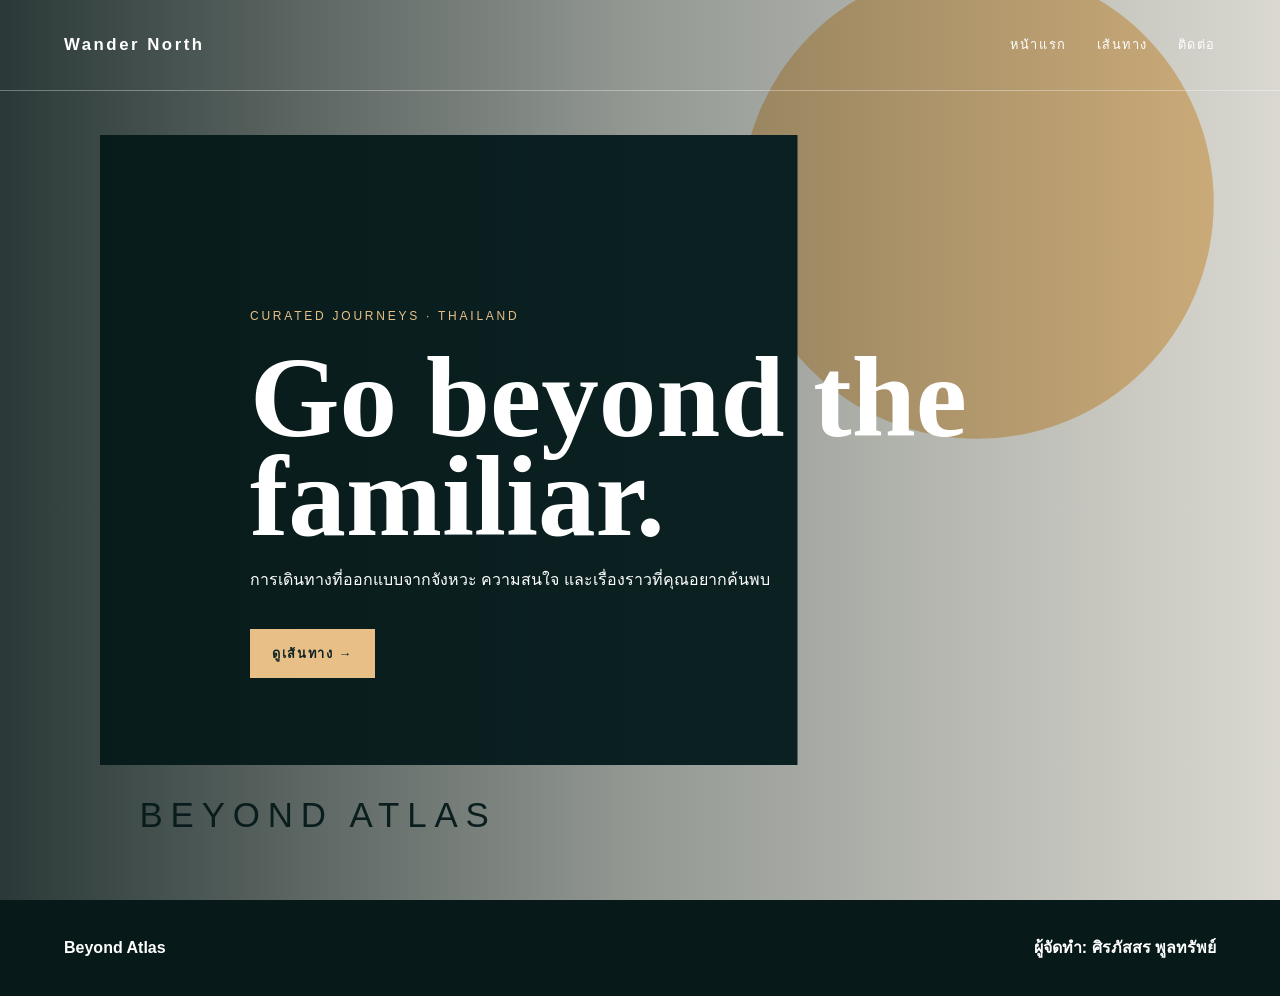
<file: index.html>
<!doctype html><html lang="th"><head><meta charset="utf-8"><meta name="viewport" content="width=device-width,initial-scale=1"><title>หน้าแรก | Wander North</title><link rel="stylesheet" href="assets/style.css"></head><body class="fullscreen"><header class="header"><nav class="nav container"><a class="brand" href="welcome.html">Wander North</a><div class="links"><a href="index.html">หน้าแรก</a><a href="journeys.html">เส้นทาง</a><a href="contact.html">ติดต่อ</a></div></nav></header><main><section class="hero"><img class="hero-bg" src="images/travel-hero.svg" alt="บริษัทท่องเที่ยว"><div class="container hero-content"><span class="kicker">Curated journeys · Thailand</span><h1>Go beyond the familiar.</h1><p>การเดินทางที่ออกแบบจากจังหวะ ความสนใจ และเรื่องราวที่คุณอยากค้นพบ</p><a class="button" href="journeys.html">ดูเส้นทาง →</a></div></section></main><footer class="footer"><div class="container footer-row"><strong>Beyond Atlas</strong><span class="footer-student">ผู้จัดทำ: ศิรภัสสร พูลทรัพย์</span></div></footer></body></html>
</file>
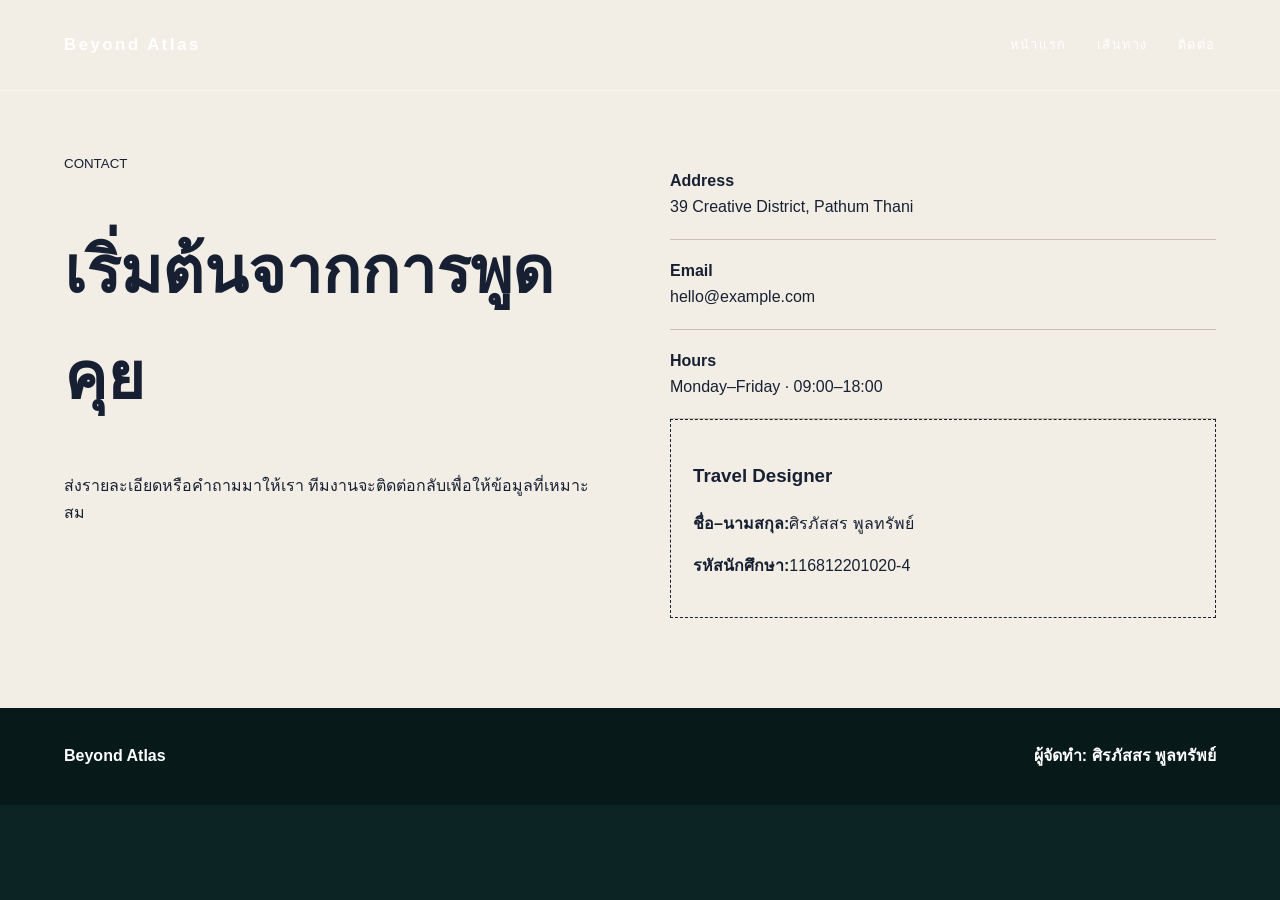
<file: contact.html>
<!doctype html><html lang="th"><head><meta charset="utf-8"><meta name="viewport" content="width=device-width,initial-scale=1"><title>ติดต่อ | Wander North</title><link rel="stylesheet" href="assets/style.css"></head><body class="fullscreen"><header class="header"><nav class="nav container"><a class="brand" href="welcome.html">Beyond Atlas</a><div class="links"><a href="index.html">หน้าแรก</a><a href="journeys.html">เส้นทาง</a><a href="contact.html">ติดต่อ</a></div></nav></header><main class="contact"><div class="container contact-grid"><div class="contact-lead"><small>CONTACT</small><h1>เริ่มต้นจากการพูดคุย</h1><p>ส่งรายละเอียดหรือคำถามมาให้เรา ทีมงานจะติดต่อกลับเพื่อให้ข้อมูลที่เหมาะสม</p></div><div class="contact-info"><div class="detail"><strong>Address</strong><br>39 Creative District, Pathum Thani</div><div class="detail"><strong>Email</strong><br>hello@example.com</div><div class="detail"><strong>Hours</strong><br>Monday–Friday · 09:00–18:00</div><div class="student"><h3>Travel Designer</h3><p><strong>ชื่อ–นามสกุล:</strong>ศิรภัสสร พูลทรัพย์</p><p><strong>รหัสนักศึกษา:</strong>116812201020-4</p></div></div></div></main><footer class="footer"><div class="container footer-row"><strong>Beyond Atlas</strong><span class="footer-student">ผู้จัดทำ: ศิรภัสสร พูลทรัพย์</span></div></footer></body></html>
</file>
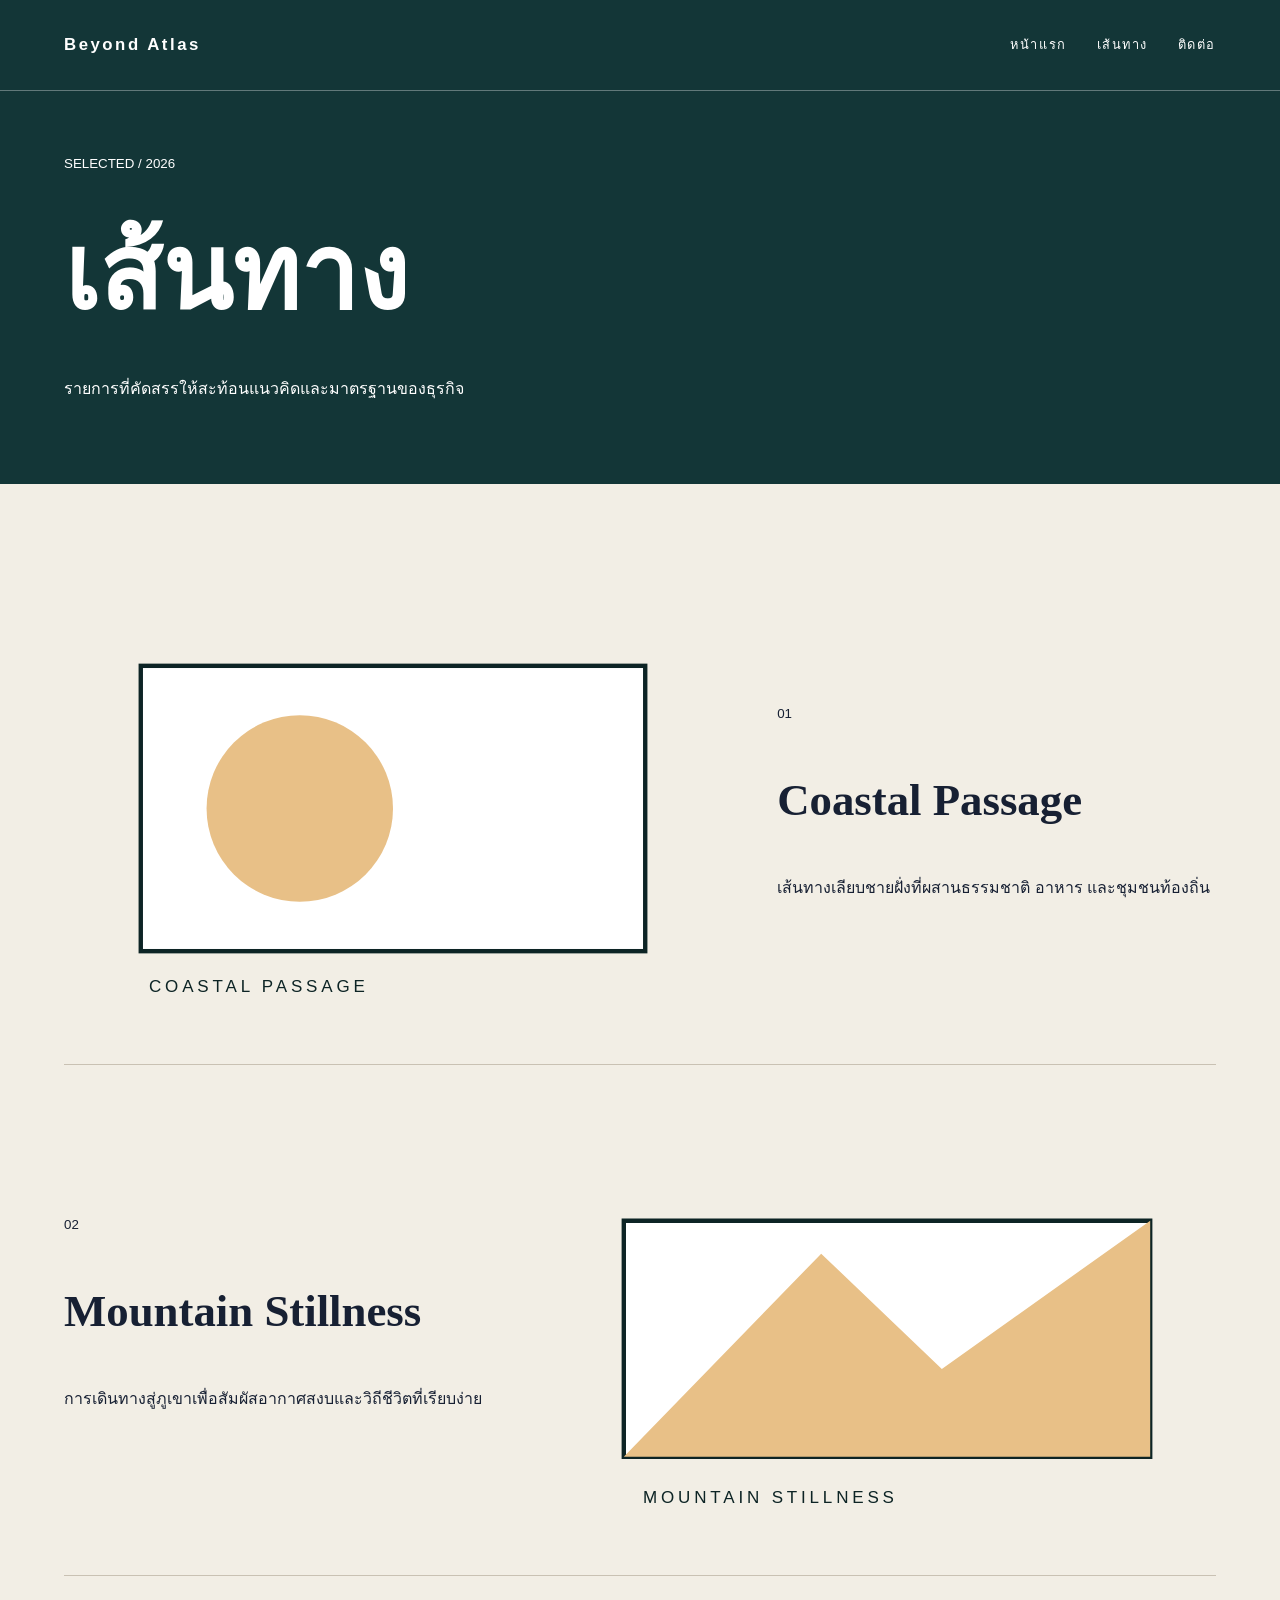
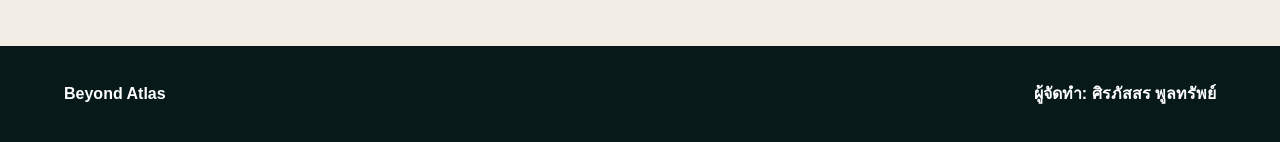
<file: journeys.html>
<!doctype html><html lang="th"><head><meta charset="utf-8"><meta name="viewport" content="width=device-width,initial-scale=1"><title>เส้นทาง | Wander North</title><link rel="stylesheet" href="assets/style.css"></head><body class="fullscreen"><header class="header"><nav class="nav container"><a class="brand" href="welcome.html">Beyond Atlas</a><div class="links"><a href="index.html">หน้าแรก</a><a href="journeys.html">เส้นทาง</a><a href="contact.html">ติดต่อ</a></div></nav></header><main><section class="page-head"><div class="container"><small>SELECTED / 2026</small><h1>เส้นทาง</h1><p>รายการที่คัดสรรให้สะท้อนแนวคิดและมาตรฐานของธุรกิจ</p></div></section><section class="listing"><div class="container"><article class="entry"><img src="images/coast-new.svg" alt="Coastal Passage"><div><small>01</small><h2>Coastal Passage</h2><p>เส้นทางเลียบชายฝั่งที่ผสานธรรมชาติ อาหาร และชุมชนท้องถิ่น</p></div></article><article class="entry"><img src="images/mountain-new.svg" alt="Mountain Stillness"><div><small>02</small><h2>Mountain Stillness</h2><p>การเดินทางสู่ภูเขาเพื่อสัมผัสอากาศสงบและวิถีชีวิตที่เรียบง่าย</p></div></article></div></section></main><footer class="footer"><div class="container footer-row"><strong>Beyond Atlas</strong><span class="footer-student">ผู้จัดทำ: ศิรภัสสร พูลทรัพย์</span></div></footer></body></html>
</file>
<file: assets/style.css>
*{box-sizing:border-box}html{scroll-behavior:smooth}body{margin:0;font-family:Arial,"Noto Sans Thai",sans-serif;color:#172033;background:#fff;line-height:1.65}a{color:inherit}.container{width:min(1160px,90%);margin:auto}img{display:block;max-width:100%;object-fit:cover}.student{padding:22px;border:1px dashed currentColor}.footer-student{font-weight:700}body{background:#0d2425;color:#fff}.header{position:absolute;z-index:5;width:100%;border-bottom:1px solid #ffffff55}.nav{height:90px;display:flex;align-items:center;justify-content:space-between}.brand{font-size:1.05rem;font-weight:800;letter-spacing:.15em;text-decoration:none}.links{display:flex;gap:30px}.links a{text-decoration:none;font-size:.8rem;letter-spacing:.12em;text-transform:uppercase}.hero{min-height:100vh;position:relative;display:grid;align-items:end;padding:155px 0 75px}.hero:after{content:"";position:absolute;inset:0;background:linear-gradient(90deg,#071919d9 0%,#07191966 50%,#0719191a)}.hero-bg{position:absolute;inset:0;width:100%;height:100%}.hero-content{position:relative;z-index:2;max-width:780px}.hero h1{font-family:Georgia,serif;font-size:clamp(4rem,9vw,8.5rem);line-height:.86;margin:20px 0}.kicker{font-size:.75rem;letter-spacing:.23em;color:#e8c087;text-transform:uppercase}.button{display:inline-block;margin-top:20px;padding:14px 22px;background:#e8c087;color:#102324;text-decoration:none;font-size:.8rem;font-weight:800;letter-spacing:.13em;text-transform:uppercase}.page-head{padding:150px 0 65px;background:#133637}.page-head h1{font-family:Georgia,serif;font-size:clamp(4rem,8vw,7rem);margin:15px 0}.listing{padding:70px 0;background:#f2eee5;color:#172033}.entry{display:grid;grid-template-columns:1.2fr .8fr;gap:55px;align-items:center;padding:40px 0;border-bottom:1px solid #c9c1b3}.entry img{width:100%;height:430px}.entry:nth-child(even){grid-template-columns:.8fr 1.2fr}.entry:nth-child(even) img{order:2}.entry h2{font-family:Georgia,serif;font-size:2.8rem}.contact{padding:150px 0 90px;background:#f2eee5;color:#172033}.contact-grid{display:grid;grid-template-columns:1fr 1fr;gap:60px}.contact h1{font-family:Georgia,serif;font-size:4rem}.detail{padding:18px 0;border-bottom:1px solid #c9c1b3}.footer{padding:35px 0;background:#071919}.footer-row{display:flex;justify-content:space-between;gap:20px}@media(max-width:800px){body{padding-left:0}.nav{height:auto;min-height:80px;display:flex;align-items:flex-start;flex-direction:column;padding:18px 0}.links{width:100%;flex-direction:row;justify-content:space-between;gap:8px}.hero-grid,.hero,.bento,.entry,.entry:nth-child(even),.contact-grid{grid-template-columns:1fr}.hero{min-height:auto}.hero-bg{height:680px;position:relative}.fullscreen .hero{margin-top:0}.hero-media,.hero img,.entry img{height:400px}.hero-copy{order:2;padding:45px 5vw}.entry:nth-child(even) img{order:0}.side{position:static;width:100%;height:auto;gap:25px}.side .links{display:flex}.mobile-footer{display:block;padding:25px;background:#15222a;color:#fff}.magazine .nav{display:flex}.bento{grid-template-rows:auto}.hero-copy{grid-row:auto}.footer-row{flex-direction:column;gap:15px}}
</file>
